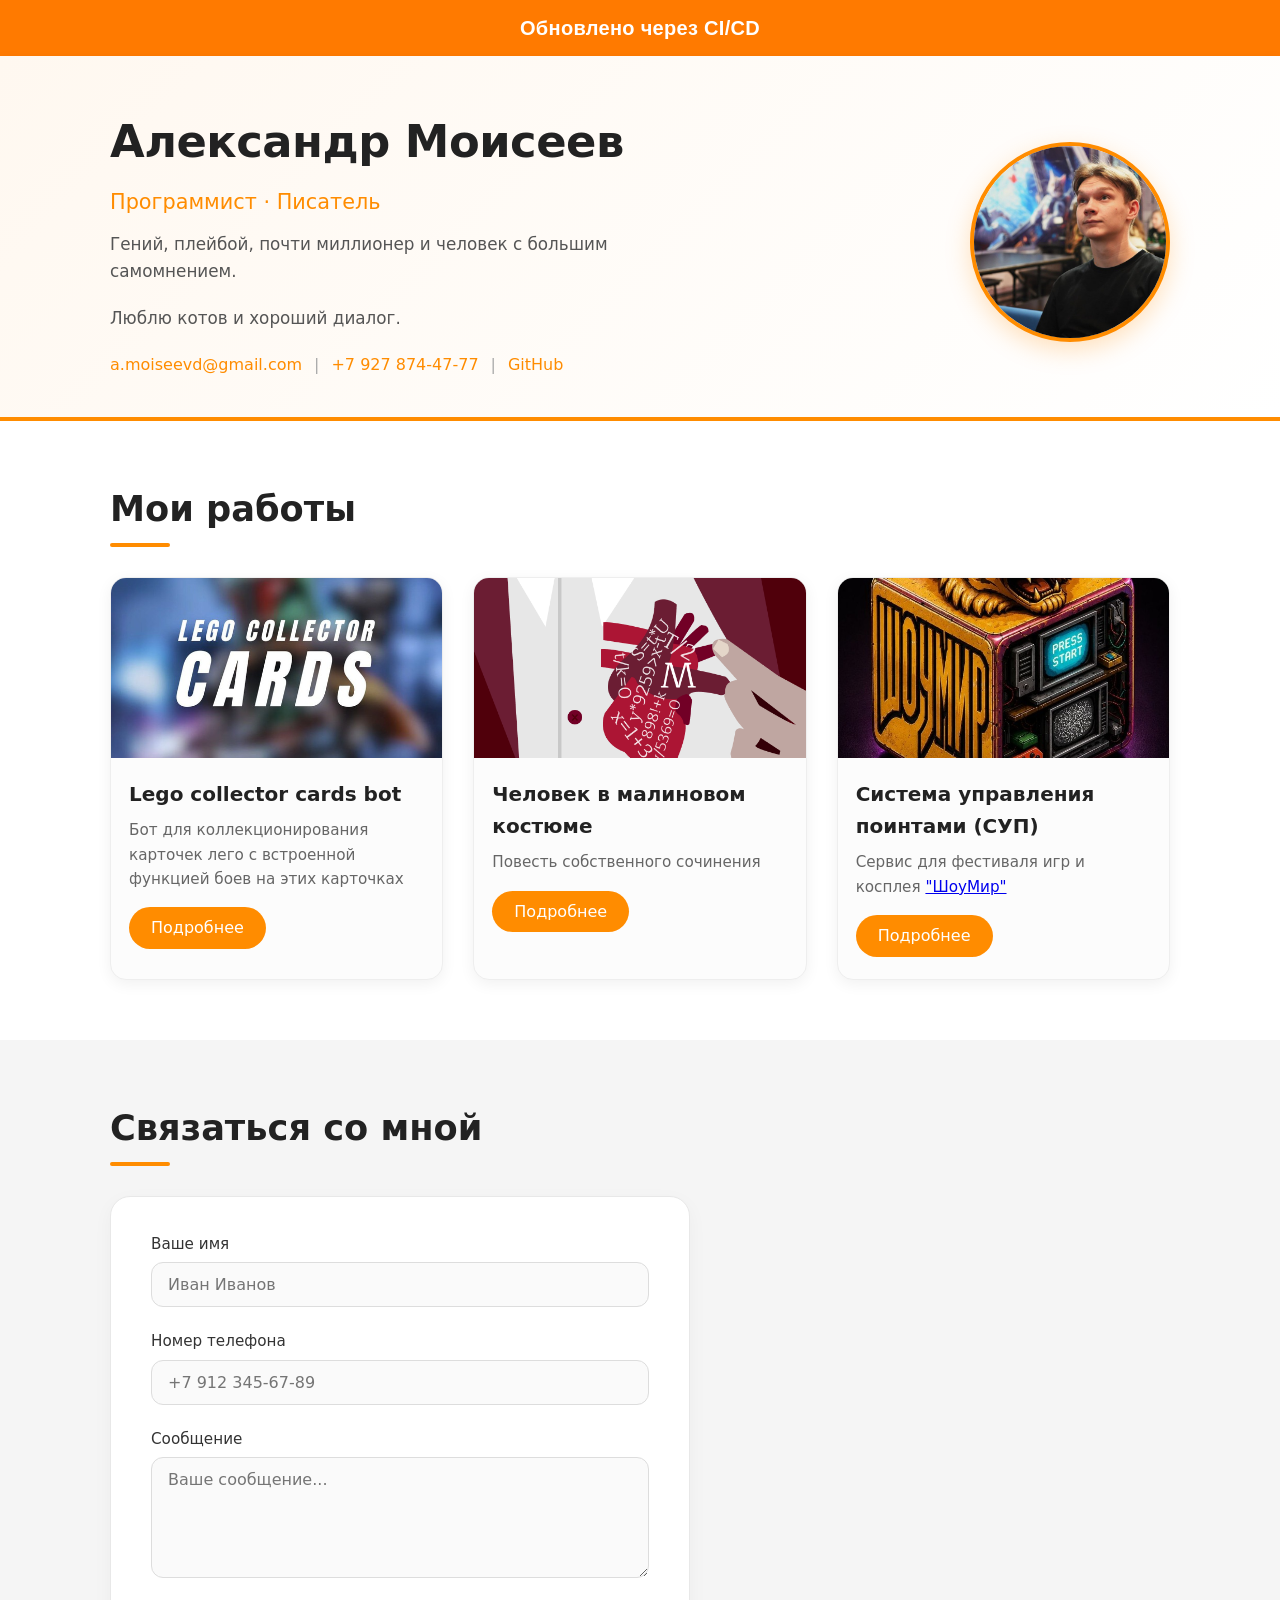
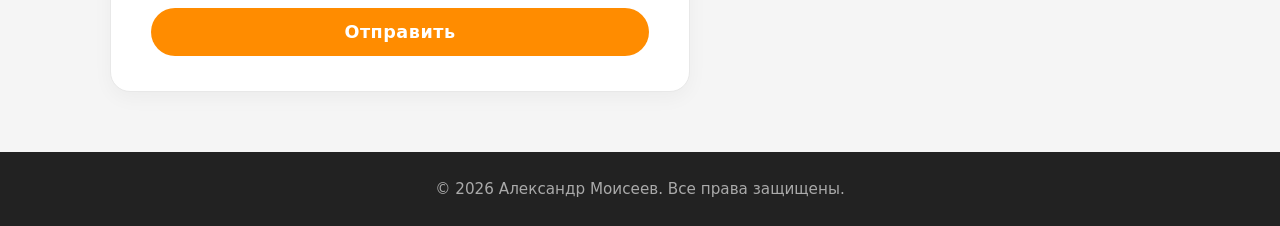
<file: index.html>
<!DOCTYPE html>
<html lang="ru">
<head>
    <meta charset="UTF-8">
    <meta name="viewport" content="width=device-width, initial-scale=1.0">
    <title>Личный сайт</title>
    <link rel="stylesheet" href="static/style.css">
</head>
<body>
    <div style="background:#ff7a00;color:#fff;text-align:center;padding:14px 20px;font:700 20px/1.4 Arial,sans-serif;letter-spacing:0.3px;">
        Обновлено через CI/CD
    </div>
    <div id="successModal" class="modal-overlay" style="display: none;">
        <div class="modal-content">
            <button class="modal-close" id="modalCloseBtn">&times;</button>
            <div class="modal-icon">✅</div>
            <h2 class="modal-title">Отлично!</h2>
            <p class="modal-message" id="modalMessage">Сообщение успешно отправлено. Я свяжусь с вами в ближайшее время.</p>
            <button class="btn modal-btn" id="modalOkBtn">Хорошо</button>
        </div>
    </div>
    <header class="header">
        <div class="container header-container">
            <div class="header-info">
                <h1 class="name">Александр Моисеев</h1>
                <p class="title">Программист · Писатель</p>
                <p class="description">Гений, плейбой, почти миллионер и человек с большим самомнением.</p>
                <p class="description">Люблю котов и хороший диалог.</p>
                <div class="contacts">
                    <a href="mailto:a.moiseevd@gmail.com">a.moiseevd@gmail.com</a>
                    <span>|</span>
                    <a href="tel:+79278744777">+7 927 874-47-77</a>
                    <span>|</span>
                    <a href="https://github.com/dr7tone" target="_blank" rel="noopener">GitHub</a>
                </div>
            </div>
            <div class="header-photo">
                <img src="static/I.jpg" alt="Фотография">
            </div>
        </div>
    </header>
    <section class="works">
        <div class="container">
            <h2 class="section-title">Мои работы</h2>
            <div class="works-grid">
                <div class="work-card">
                    <div class="work-image" style="background-image: url('static/kdm_cart_bot.jpg');"></div>
                    <div class="work-info">
                        <h3>Lego collector cards bot</h3>
                        <p>Бот для коллекционирования карточек лего с встроенной функцией боев на этих карточках</p>
                        <a href="static/kdm_cart_bot.html" class="btn">Подробнее</a>
                    </div>
                </div>
                <div class="work-card">
                    <div class="work-image" style="background-image: url('static/человек\ в\ малиновом\ костюме.png');"></div>
                    <div class="work-info">
                        <h3>Человек в малиновом костюме</h3>
                        <p>Повесть собственного сочинения</p>
                        <a href="static/book.html" class="btn">Подробнее</a>
                    </div>
                </div>
                <div class="work-card">
                    <div class="work-image" style="background-image: url('static/ShowMir.jpg');"></div>
                    <div class="work-info">
                        <h3>Система управления поинтами (СУП)</h3>
                        <p>Сервис для фестиваля игр и косплея <a href="https://t.me/showmir">"ШоуМир"</a></p>
                        <a href="static/SYP.html" class="btn">Подробнее</a>
                    </div>
                </div>
            </div>
        </div>
    </section>
    <section class="contact">
        <div class="container">
            <h2 class="section-title">Связаться со мной</h2>
            <form class="contact-form" action="/feedback/" method="post">
                <div class="form-group">
                    <label for="name">Ваше имя</label>
                    <input type="text" id="name" name="name" placeholder="Иван Иванов" required>
                </div>
                <div class="form-group">
                    <label for="phone">Номер телефона</label>
                    <input type="tel" id="phone" name="phone" placeholder="+7 912 345-67-89" required>
                </div>
                <div class="form-group">
                    <label for="message">Сообщение</label>
                    <textarea id="message" rows="5" name="message" placeholder="Ваше сообщение..." required></textarea>
                </div>
                <button type="submit" class="btn btn-submit">Отправить</button>
            </form>
        </div>
    </section>

    <!-- Футер -->
    <footer class="footer">
        <div class="container">
            <p>&copy; 2026 Александр Моисеев. Все права защищены.</p>
        </div>
    </footer>
    <script>
        document.addEventListener('DOMContentLoaded', function() {
            const form = document.querySelector('.contact-form');
            const modal = document.getElementById('successModal');
            const modalMessage = document.getElementById('modalMessage');
            const closeBtns = [
                document.getElementById('modalCloseBtn'),
                document.getElementById('modalOkBtn')
            ];
            function closeModal() {
                modal.style.display = 'none';
            }
            closeBtns.forEach(btn => {
                if (btn) {
                    btn.addEventListener('click', closeModal);
                }
            });
            modal.addEventListener('click', function(event) {
                if (event.target === modal) {
                    closeModal();
                }
            });
            if (form) {
                form.addEventListener('submit', function(event) {
                    event.preventDefault();

                    const formData = new FormData(form);

                    fetch('/feedback/', {
                        method: 'POST',
                        body: formData
                    })
                    .then(response => response.json())
                    .then(data => {
                        if (data.status === 'success') {
                            modalMessage.textContent = data.message || 'Сообщение успешно отправлено. Я свяжусь с вами в ближайшее время.';
                            modal.style.display = 'flex';
                            form.reset();
                        } else {
                            alert('❌ ' + (data.message || 'Что-то пошло не так.'));
                        }
                    })
                    .catch(error => {
                        console.error('Ошибка:', error);
                        alert('❌ Ошибка сети. Проверьте соединение.');
                    });
                });
            }
        });
    </script>

</body>
</html>
</file>
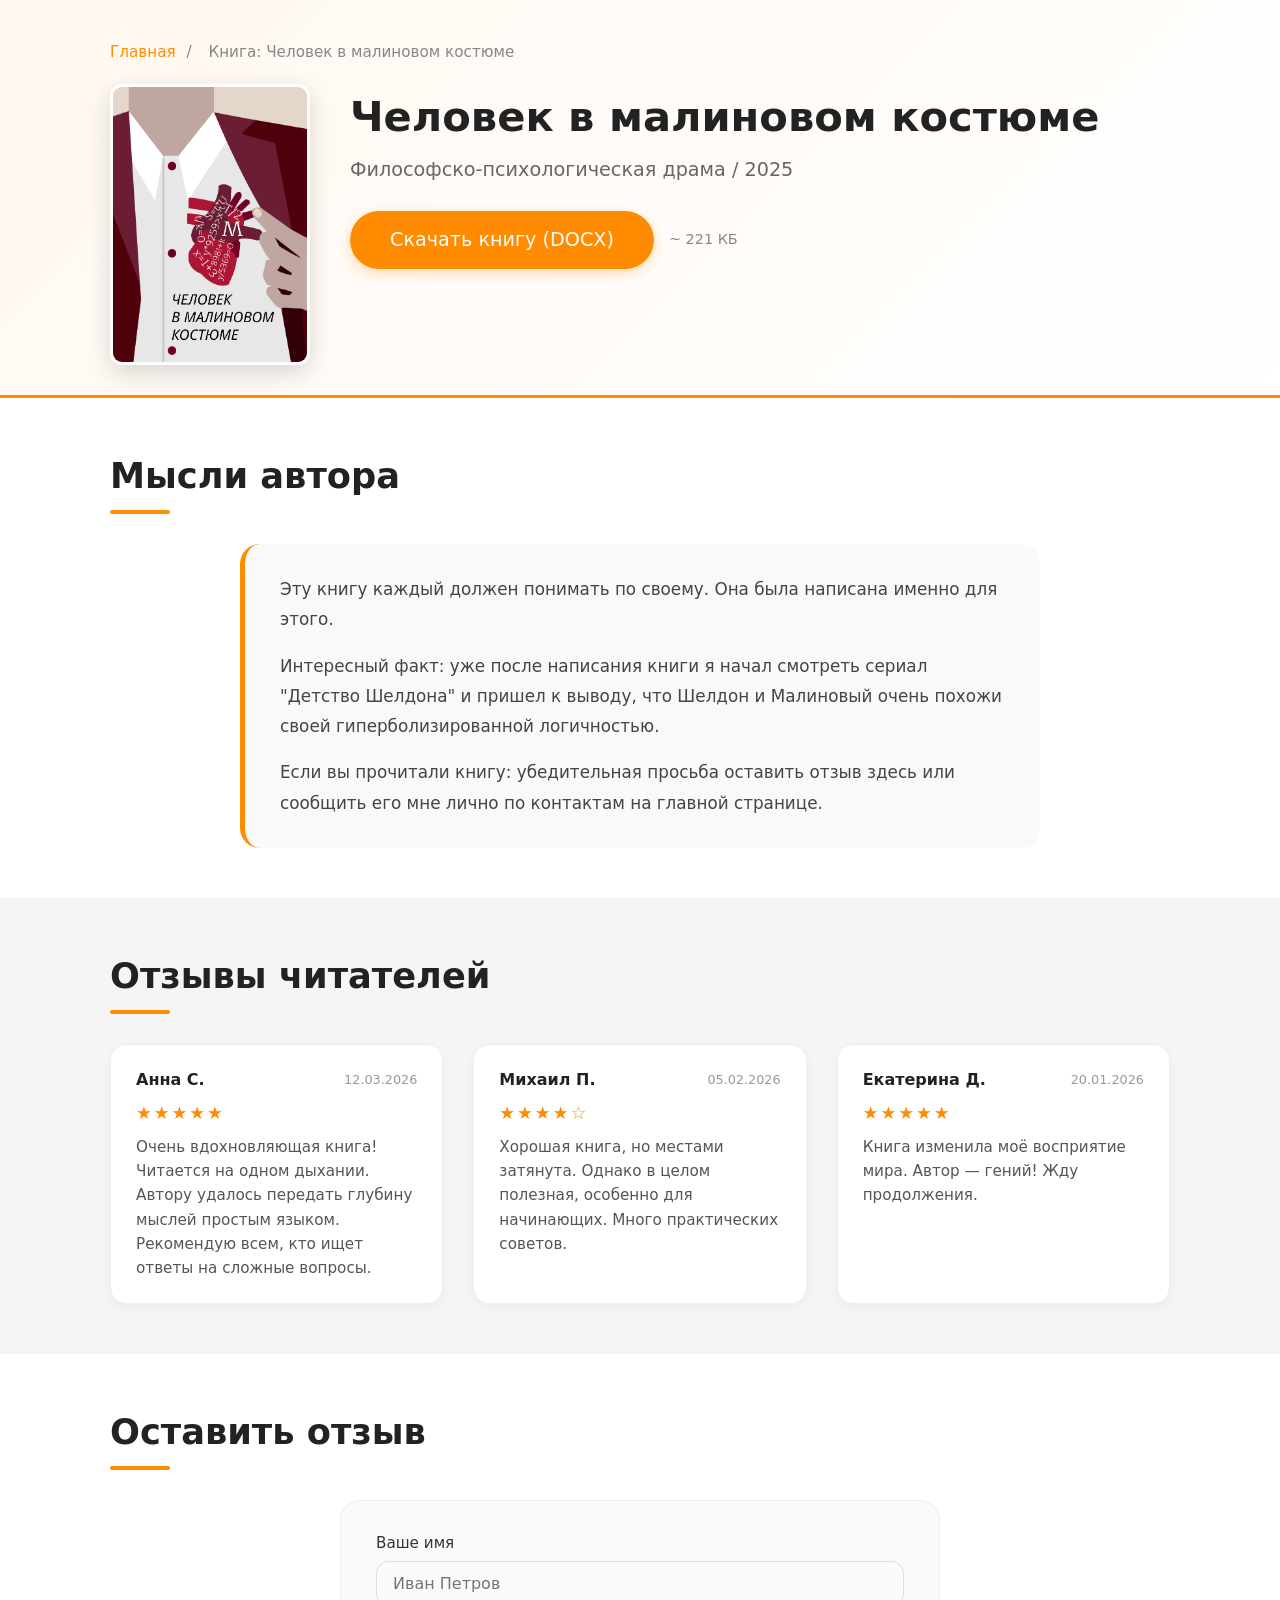
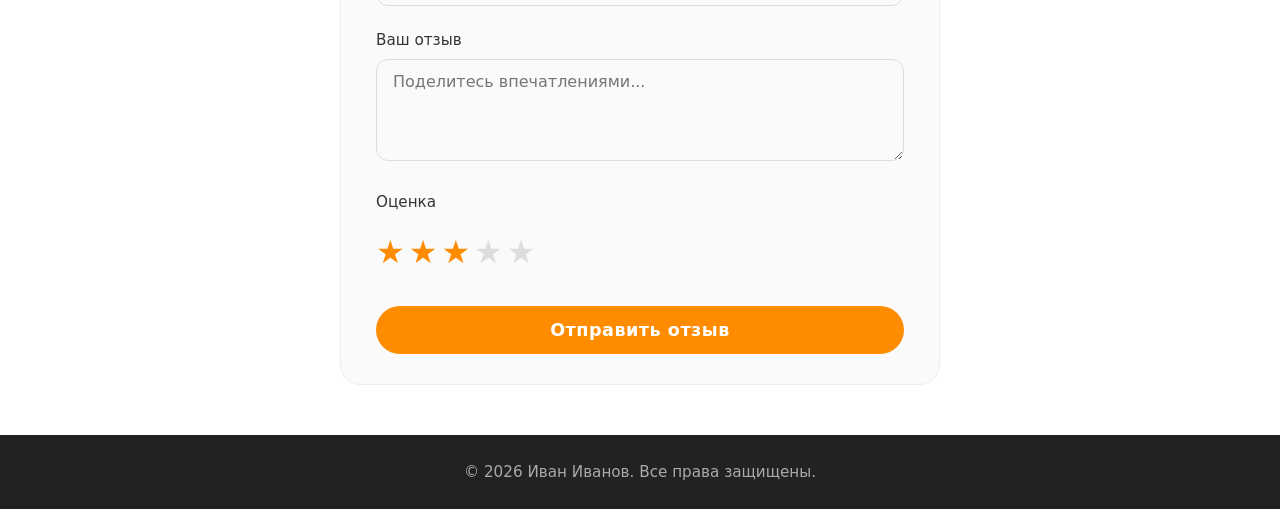
<file: static/book.html>
<!DOCTYPE html>
<html lang="ru">
<head>
    <meta charset="UTF-8">
    <meta name="viewport" content="width=device-width, initial-scale=1.0">
    <title>Книга — Человек в малиновом костюме</title>
    <link rel="stylesheet" href="style.css">
</head>
<body>

    <!-- Модальное окно -->
    <div id="successModal" class="modal-overlay" style="display: none;">
        <div class="modal-content">
            <button class="modal-close" id="modalCloseBtn">&times;</button>
            <div class="modal-icon">✅</div>
            <h2 class="modal-title">Отлично!</h2>
            <p class="modal-message" id="modalMessage">Ваш отзыв успешно отправлен. Спасибо!</p>
            <button class="btn modal-btn" id="modalOkBtn">Хорошо</button>
        </div>
    </div>

    <!-- Шапка -->
    <header class="project-header">
        <div class="container">
            <nav class="breadcrumb">
                <a href="../">Главная</a>
                <span>/</span>
                <span>Книга: Человек в малиновом костюме</span>
            </nav>

            <div class="book-intro">
                <div class="book-cover">
                    <img src="человек в малиновом костюме.png" alt="Обложка книги">
                </div>
                <div class="book-info">
                    <h1 class="project-title">Человек в малиновом костюме</h1>
                    <p class="project-subtitle">Философско-психологическая драма / 2025</p>
                    <div class="download-block">
                        <a href="../book/Человек в Малиновом костюме.docx" class="btn btn-download" download>Скачать книгу (DOCX)</a>
                        <span class="file-size">~ 221 КБ</span>
                    </div>
                </div>
            </div>
        </div>
    </header>

    <!-- Мысли автора -->
    <section class="author-thoughts">
        <div class="container">
            <h2 class="section-title">Мысли автора</h2>
            <div class="thoughts-content">
                <p>Эту книгу каждый должен понимать по своему. Она была написана именно для этого.</p>
                <p>Интересный факт: уже после написания книги я начал смотреть сериал "Детство Шелдона" и пришел к выводу, что Шелдон и Малиновый очень похожи своей гиперболизированной логичностью.</p>
                <p>Если вы прочитали книгу: убедительная просьба оставить отзыв здесь или сообщить его мне лично по контактам на главной странице.</p>
            </div>
        </div>
    </section>

    <!-- Отзывы -->
    <section class="reviews">
        <div class="container">
            <h2 class="section-title">Отзывы читателей</h2>
            <div class="reviews-grid">
                <div class="review-card">
                    <div class="review-header">
                        <span class="review-author">Анна С.</span>
                        <span class="review-date">12.03.2026</span>
                    </div>
                    <div class="review-rating">★★★★★</div>
                    <p class="review-text">Очень вдохновляющая книга! Читается на одном дыхании. Автору удалось передать глубину мыслей простым языком. Рекомендую всем, кто ищет ответы на сложные вопросы.</p>
                </div>
                <div class="review-card">
                    <div class="review-header">
                        <span class="review-author">Михаил П.</span>
                        <span class="review-date">05.02.2026</span>
                    </div>
                    <div class="review-rating">★★★★☆</div>
                    <p class="review-text">Хорошая книга, но местами затянута. Однако в целом полезная, особенно для начинающих. Много практических советов.</p>
                </div>
                <div class="review-card">
                    <div class="review-header">
                        <span class="review-author">Екатерина Д.</span>
                        <span class="review-date">20.01.2026</span>
                    </div>
                    <div class="review-rating">★★★★★</div>
                    <p class="review-text">Книга изменила моё восприятие мира. Автор — гений! Жду продолжения.</p>
                </div>
            </div>
        </div>
    </section>

    <!-- Форма отзыва -->
    <section class="review-form-section">
        <div class="container">
            <h2 class="section-title">Оставить отзыв</h2>
            <form action="/submit-feedback/" method="post" class="review-form">
                <div class="form-group">
                    <label for="review-name">Ваше имя</label>
                    <input type="text" id="review-name" name="name" placeholder="Иван Петров" required>
                </div>
                <div class="form-group">
                    <label for="review-text">Ваш отзыв</label>
                    <textarea id="review-text" name="message" rows="4" placeholder="Поделитесь впечатлениями..." required></textarea>
                </div>
                <div class="form-group rating-group">
                    <label>Оценка</label>
                    <div class="star-rating">
                        <input type="radio" id="star5" name="rating" value="5"><label for="star5">★</label>
                        <input type="radio" id="star4" name="rating" value="4"><label for="star4">★</label>
                        <input type="radio" id="star3" name="rating" value="3" checked><label for="star3">★</label>
                        <input type="radio" id="star2" name="rating" value="2"><label for="star2">★</label>
                        <input type="radio" id="star1" name="rating" value="1"><label for="star1">★</label>
                    </div>
                </div>
                <button type="submit" class="btn btn-submit">Отправить отзыв</button>
            </form>
        </div>
    </section>

    <footer class="footer">
        <div class="container">
            <p>&copy; 2026 Иван Иванов. Все права защищены.</p>
        </div>
    </footer>

    <script>
        document.addEventListener('DOMContentLoaded', function() {
            const form = document.querySelector('.review-form');
            const modal = document.getElementById('successModal');
            const modalMessage = document.getElementById('modalMessage');
            const closeBtns = [
                document.getElementById('modalCloseBtn'),
                document.getElementById('modalOkBtn')
            ];

            function closeModal() {
                modal.style.display = 'none';
            }

            closeBtns.forEach(btn => {
                if (btn) {
                    btn.addEventListener('click', closeModal);
                }
            });

            modal.addEventListener('click', function(event) {
                if (event.target === modal) {
                    closeModal();
                }
            });

            if (form) {
                form.addEventListener('submit', function(event) {
                    event.preventDefault();

                    const formData = new FormData(form);

                    fetch('/submit-feedback/', {
                        method: 'POST',
                        body: formData
                    })
                    .then(response => response.json())
                    .then(data => {
                        if (data.status === 'success') {
                            modalMessage.textContent = data.message || 'Ваш отзыв успешно отправлен. Спасибо!';
                            modal.style.display = 'flex';
                            form.reset();
                            document.querySelectorAll('.star-rating input').forEach(r => r.checked = false);
                        } else {
                            alert('❌ ' + (data.message || 'Что-то пошло не так.'));
                        }
                    })
                    .catch(error => {
                        console.error('Ошибка:', error);
                        alert('❌ Ошибка сети. Проверьте соединение.');
                    });
                });
            }
        });
    </script>

</body>
</html>
</file>
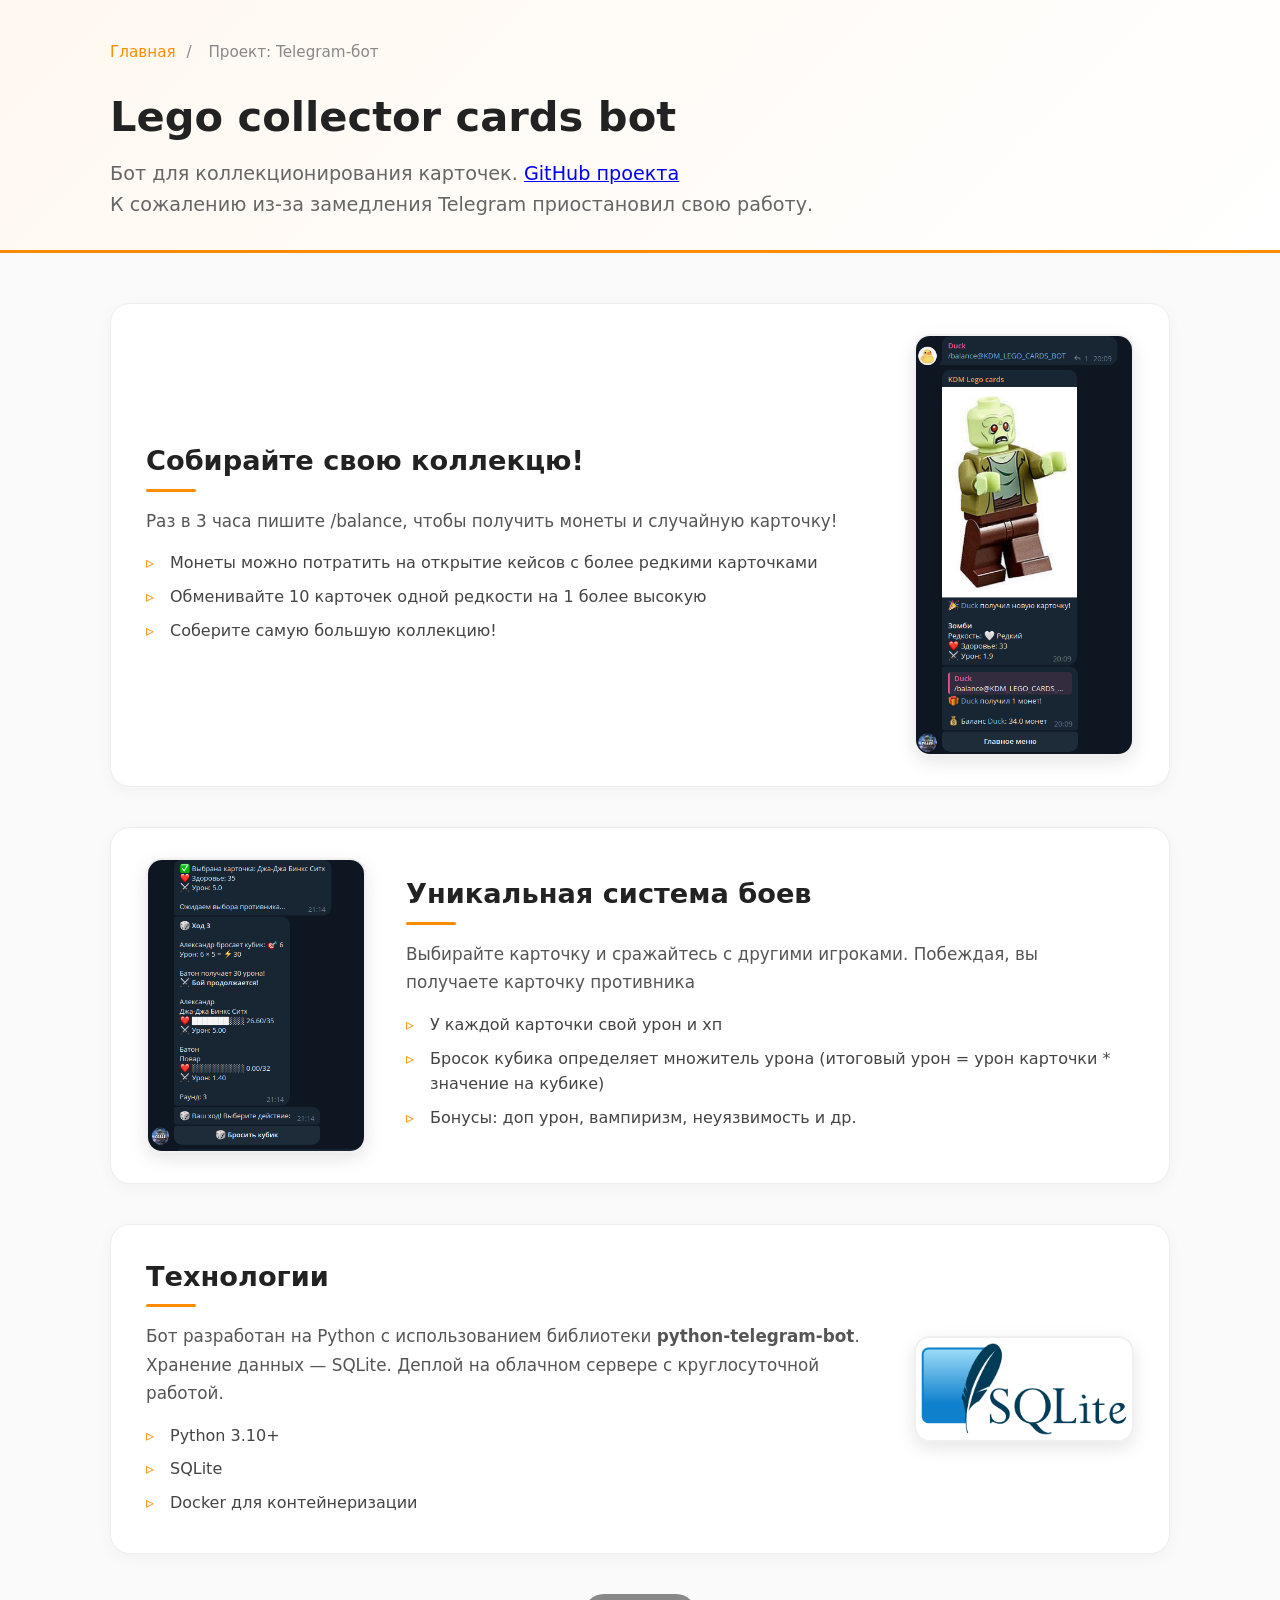
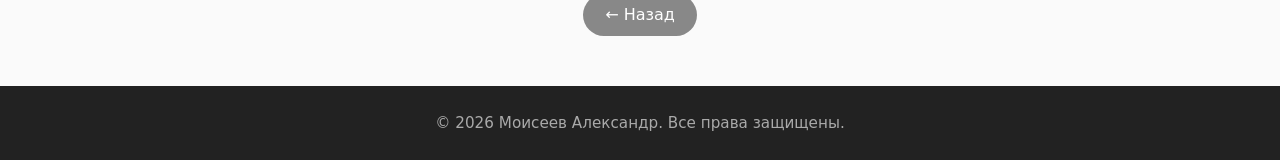
<file: static/kdm_cart_bot.html>
<!DOCTYPE html>
<html lang="ru">
<head>
    <meta charset="UTF-8">
    <meta name="viewport" content="width=device-width, initial-scale=1.0">
    <title>Проект — Telegram-бот</title>
    <link rel="stylesheet" href="style.css">
</head>
<body>
    <header class="project-header">
        <div class="container">
            <nav class="breadcrumb">
                <a href="../">Главная</a>
                <span>/</span>
                <span>Проект: Telegram-бот</span>
            </nav>
            <h1 class="project-title">Lego collector cards bot</h1>
            <p class="project-subtitle">Бот для коллекционирования карточек. <a href="https://github.com/SMYRFO/kdmcartbot-pubic">GitHub проекта</a> </p>
            <p class="project-subtitle">К сожалению из-за замедления Telegram приостановил свою работу.</p>
        </div>
    </header>
    <section class="project-details">
        <div class="container">
            <div class="detail-block">
                <div class="detail-text">
                    <h2>Собирайте свою коллекцю!</h2>
                    <p> Раз в 3 часа пишите /balance, чтобы получить монеты и случайную карточку!</p>
                    <ul>
                        <li>Монеты можно потратить на открытие кейсов с более редкими карточками</li>
                        <li>Обменивайте 10 карточек одной редкости на 1 более высокую</li>
                        <li>Соберите самую большую коллекцию!</li>
                    </ul>
                </div>
                <div class="detail-image">
                    <img src="bot_balance.png" alt="Скриншот бота 1">
                </div>
            </div>
            <div class="detail-block reverse">
                <div class="detail-text">
                    <h2>Уникальная система боев</h2>
                    <p>Выбирайте карточку и сражайтесь с другими игроками. Побеждая, вы получаете карточку противника</p>
                    <ul>
                        <li>У каждой карточки свой урон и хп</li>
                        <li>Бросок кубика определяет множитель урона (итоговый урон = урон карточки * значение на кубике)</li>
                        <li>Бонусы: доп урон, вампиризм, неуязвимость и др.</li>
                    </ul>
                </div>
                <div class="detail-image">
                    <img src="figth.png" alt="Скриншот бота 2">
                </div>
            </div>
            <div class="detail-block">
                <div class="detail-text">
                    <h2>Технологии</h2>
                    <p>Бот разработан на Python с использованием библиотеки <strong>python-telegram-bot</strong>. Хранение данных — SQLite. Деплой на облачном сервере с круглосуточной работой.</p>
                    <ul>
                        <li>Python 3.10+</li>
                        <li>SQLite</li>
                        <li>Docker для контейнеризации</li>
                    </ul>
                </div>
                <div class="detail-image">
                    <img src="sqlite.png" alt="Технологии">
                </div>
            </div>

            <div class="back-link">
                <a href="../" class="btn">← Назад</a>
            </div>
        </div>
    </section>

    <footer class="footer">
        <div class="container">
            <p>&copy; 2026 Моисеев Александр. Все права защищены.</p>
        </div>
    </footer>
</body>
</html>
</file>
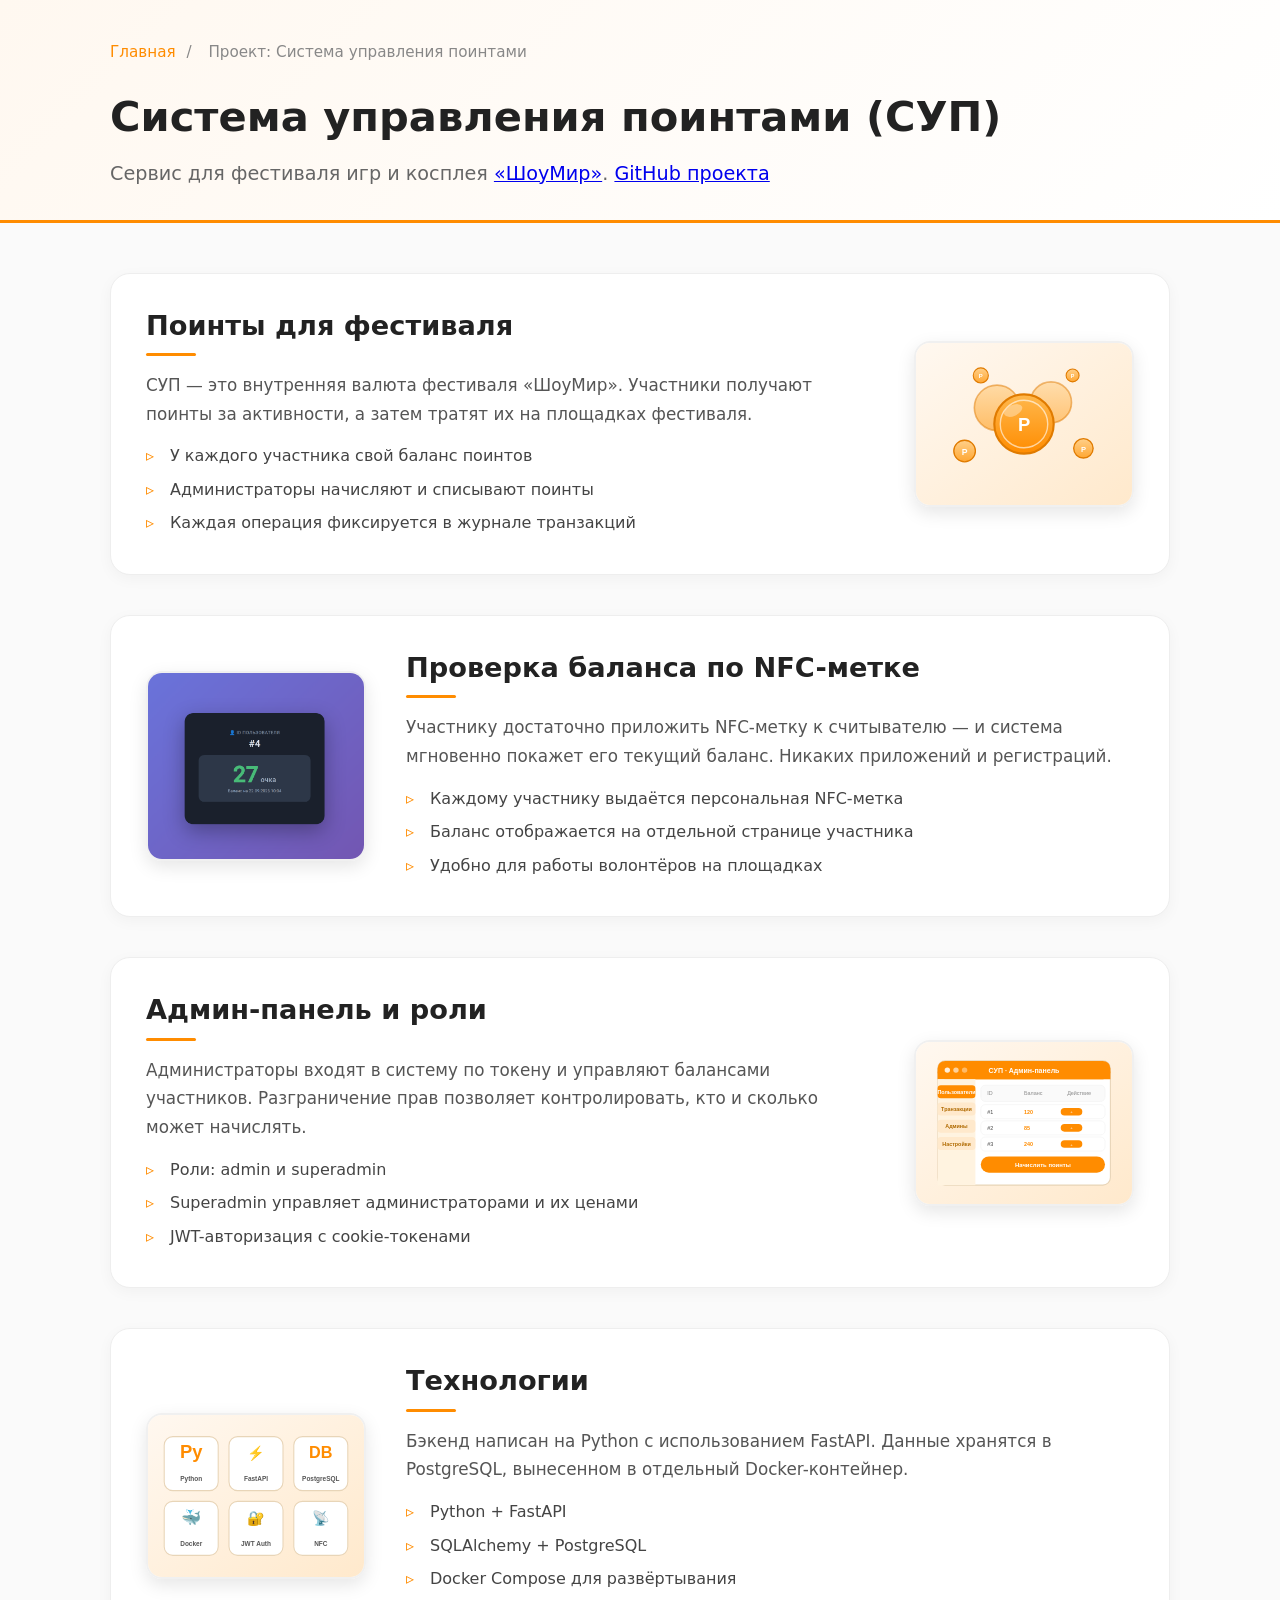
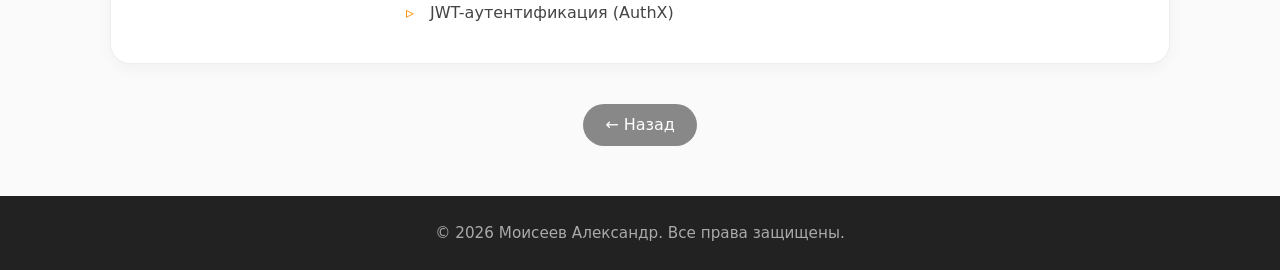
<file: static/SYP.html>
<!DOCTYPE html>
<html lang="ru">
<head>
    <meta charset="UTF-8">
    <meta name="viewport" content="width=device-width, initial-scale=1.0">
    <title>Проект — Система управления поинтами (СУП)</title>
    <link rel="stylesheet" href="style.css">
</head>
<body>
    <header class="project-header">
        <div class="container">
            <nav class="breadcrumb">
                <a href="../">Главная</a>
                <span>/</span>
                <span>Проект: Система управления поинтами</span>
            </nav>
            <h1 class="project-title">Система управления поинтами (СУП)</h1>
            <p class="project-subtitle">Сервис для фестиваля игр и косплея <a href="https://t.me/showmir">«ШоуМир»</a>. <a href="https://github.com/dr7tone/showmir">GitHub проекта</a></p>
        </div>
    </header>
    <section class="project-details">
        <div class="container">
            <div class="detail-block">
                <div class="detail-text">
                    <h2>Поинты для фестиваля</h2>
                    <p>СУП — это внутренняя валюта фестиваля «ШоуМир». Участники получают поинты за активности, а затем тратят их на площадках фестиваля.</p>
                    <ul>
                        <li>У каждого участника свой баланс поинтов</li>
                        <li>Администраторы начисляют и списывают поинты</li>
                        <li>Каждая операция фиксируется в журнале транзакций</li>
                    </ul>
                </div>
                <div class="detail-image">
                    <img src="syp_coins.svg" alt="Поинты фестиваля">
                </div>
            </div>
            <div class="detail-block reverse">
                <div class="detail-text">
                    <h2>Проверка баланса по NFC-метке</h2>
                    <p>Участнику достаточно приложить NFC-метку к считывателю — и система мгновенно покажет его текущий баланс. Никаких приложений и регистраций.</p>
                    <ul>
                        <li>Каждому участнику выдаётся персональная NFC-метка</li>
                        <li>Баланс отображается на отдельной странице участника</li>
                        <li>Удобно для работы волонтёров на площадках</li>
                    </ul>
                </div>
                <div class="detail-image">
                    <img src="SYP.png" alt="Проверка баланса по NFC">
                </div>
            </div>
            <div class="detail-block">
                <div class="detail-text">
                    <h2>Админ-панель и роли</h2>
                    <p>Администраторы входят в систему по токену и управляют балансами участников. Разграничение прав позволяет контролировать, кто и сколько может начислять.</p>
                    <ul>
                        <li>Роли: admin и superadmin</li>
                        <li>Superadmin управляет администраторами и их ценами</li>
                        <li>JWT-авторизация с cookie-токенами</li>
                    </ul>
                </div>
                <div class="detail-image">
                    <img src="syp_admin.svg" alt="Админ-панель">
                </div>
            </div>
            <div class="detail-block reverse">
                <div class="detail-text">
                    <h2>Технологии</h2>
                    <p>Бэкенд написан на Python с использованием FastAPI. Данные хранятся в PostgreSQL, вынесенном в отдельный Docker-контейнер.</p>
                    <ul>
                        <li>Python + FastAPI</li>
                        <li>SQLAlchemy + PostgreSQL</li>
                        <li>Docker Compose для развёртывания</li>
                        <li>JWT-аутентификация (AuthX)</li>
                    </ul>
                </div>
                <div class="detail-image">
                    <img src="syp_tech.svg" alt="Технологии">
                </div>
            </div>

            <div class="back-link">
                <a href="../" class="btn">← Назад</a>
            </div>
        </div>
    </section>

    <footer class="footer">
        <div class="container">
            <p>&copy; 2026 Моисеев Александр. Все права защищены.</p>
        </div>
    </footer>
</body>
</html>
</file>
<file: static/style.css>
/* Общие стили */
* {
    margin: 0;
    padding: 0;
    box-sizing: border-box;
    font-family: 'Segoe UI', Roboto, system-ui, -apple-system, sans-serif;
}

body {
    background-color: #f9f9f9;
    color: #333;
    line-height: 1.6;
}

.container {
    max-width: 1100px;
    margin: 0 auto;
    padding: 0 20px;
}

/* Шапка */
.header {
    background: linear-gradient(135deg, #fff8f0 0%, #fff 100%);
    padding: 50px 0 40px;
    border-bottom: 4px solid #ff8c00;
    box-shadow: 0 2px 10px rgba(0,0,0,0.05);
}

.header-container {
    display: flex;
    align-items: center;
    justify-content: space-between;
    flex-wrap: wrap;
    gap: 30px;
}

.header-info {
    flex: 1 1 300px;
}

.name {
    font-size: 2.8rem;
    font-weight: 700;
    color: #222;
    margin-bottom: 8px;
    letter-spacing: -0.5px;
}

.title {
    font-size: 1.3rem;
    color: #ff8c00;
    font-weight: 500;
    margin-bottom: 12px;
}

.description {
    font-size: 1.05rem;
    color: #555;
    margin-bottom: 20px;
    max-width: 500px;
}

.contacts {
    display: flex;
    align-items: center;
    gap: 12px;
    flex-wrap: wrap;
    font-size: 1rem;
}

.contacts a {
    color: #ff8c00;
    text-decoration: none;
    font-weight: 500;
    transition: color 0.2s;
}

.contacts a:hover {
    color: #e07b00;
    text-decoration: underline;
}

.contacts span {
    color: #aaa;
}

.header-photo {
    flex: 0 0 200px;
    width: 200px;
    height: 200px;
    border-radius: 50%;
    overflow: hidden;
    border: 4px solid #ff8c00;
    box-shadow: 0 8px 25px rgba(255, 140, 0, 0.25);
    background: #fff;
    transition: transform 0.3s ease;
}

.header-photo:hover {
    transform: scale(1.02);
}

.header-photo img {
    width: 100%;
    height: 100%;
    object-fit: cover;
    display: block;
}

/* Общие заголовки секций */
.section-title {
    font-size: 2.2rem;
    font-weight: 600;
    color: #222;
    margin-bottom: 30px;
    position: relative;
    display: inline-block;
}

.section-title::after {
    content: '';
    display: block;
    width: 60px;
    height: 4px;
    background: #ff8c00;
    margin-top: 6px;
    border-radius: 2px;
}

/* Секция работ */
.works {
    padding: 60px 0;
    background: #fff;
}

.works-grid {
    display: flex;
    flex-wrap: wrap;
    gap: 30px;
    justify-content: flex-start;
}

.work-card {
    flex: 1 1 calc(33.333% - 30px);
    min-width: 260px;
    background: #fcfcfc;
    border-radius: 16px;
    overflow: hidden;
    box-shadow: 0 4px 15px rgba(0,0,0,0.06);
    border: 1px solid #eee;
    transition: transform 0.25s, box-shadow 0.25s;
}

.work-card:hover {
    transform: translateY(-6px);
    box-shadow: 0 12px 30px rgba(0,0,0,0.1);
}

.work-image {
    height: 180px;
    background-size: cover;
    background-position: center;
    background-color: #eee;
}

.work-info {
    padding: 20px 18px 22px;
}

.work-info h3 {
    font-size: 1.25rem;
    font-weight: 600;
    color: #222;
    margin-bottom: 8px;
}

.work-info p {
    color: #666;
    font-size: 0.95rem;
    margin-bottom: 16px;
}

.btn {
    display: inline-block;
    padding: 8px 22px;
    background: #ff8c00;
    color: #fff;
    font-weight: 500;
    border-radius: 30px;
    text-decoration: none;
    transition: background 0.2s, transform 0.1s;
    border: none;
    cursor: pointer;
}

.btn:hover {
    background: #e07b00;
    transform: scale(1.02);
}

.work-card.placeholder .work-image {
    filter: grayscale(0.4);
    opacity: 0.7;
}

.badge {
    display: inline-block;
    background: #e0e0e0;
    color: #555;
    padding: 4px 14px;
    border-radius: 20px;
    font-size: 0.8rem;
    font-weight: 500;
    letter-spacing: 0.3px;
}

/* Секция контактов */
.contact {
    padding: 60px 0;
    background: #f5f5f5;
}

.contact-form {
    max-width: 580px;
    background: #fff;
    padding: 35px 40px;
    border-radius: 20px;
    box-shadow: 0 6px 20px rgba(0,0,0,0.04);
    border: 1px solid #e8e8e8;
}

.form-group {
    margin-bottom: 22px;
}

.form-group label {
    display: block;
    font-weight: 500;
    margin-bottom: 6px;
    color: #333;
    font-size: 0.95rem;
}

.form-group input,
.form-group textarea {
    width: 100%;
    padding: 12px 16px;
    border: 1.5px solid #ddd;
    border-radius: 12px;
    font-size: 1rem;
    background: #fafafa;
    transition: border 0.2s, box-shadow 0.2s;
    outline: none;
}

.form-group input:focus,
.form-group textarea:focus {
    border-color: #ff8c00;
    box-shadow: 0 0 0 3px rgba(255, 140, 0, 0.15);
    background: #fff;
}

.form-group textarea {
    resize: vertical;
    min-height: 100px;
}

.btn-submit {
    width: 100%;
    padding: 14px;
    font-size: 1.1rem;
    font-weight: 600;
    background: #ff8c00;
    color: #fff;
    border: none;
    border-radius: 30px;
    cursor: pointer;
    transition: background 0.2s, transform 0.1s;
    letter-spacing: 0.5px;
}

.btn-submit:hover {
    background: #e07b00;
    transform: scale(1.01);
}

/* Футер */
.footer {
    background: #222;
    color: #ccc;
    padding: 25px 0;
    text-align: center;
    font-size: 0.95rem;
}

.footer p {
    opacity: 0.8;
}

/* Адаптивность */
@media (max-width: 768px) {
    .header-container {
        flex-direction: column-reverse;
        text-align: center;
    }

    .header-info {
        text-align: center;
    }

    .description {
        margin-left: auto;
        margin-right: auto;
    }

    .contacts {
        justify-content: center;
    }

    .header-photo {
        flex: 0 0 160px;
        width: 160px;
        height: 160px;
    }

    .name {
        font-size: 2.2rem;
    }

    .section-title {
        font-size: 1.8rem;
    }

    .work-card {
        flex: 1 1 100%;
        max-width: 400px;
        margin: 0 auto;
    }

    .contact-form {
        padding: 25px 20px;
    }
}

@media (max-width: 480px) {
    .header {
        padding: 30px 0 20px;
    }
    .name {
        font-size: 1.8rem;
    }
    .title {
        font-size: 1.1rem;
    }
    .contacts {
        flex-direction: column;
        gap: 6px;
    }
    .contacts span {
        display: none;
    }
    .work-card {
        min-width: 100%;
    }
}


.project-header {
    background: linear-gradient(135deg, #fff8f0 0%, #fff 100%);
    padding: 40px 0 30px;
    border-bottom: 3px solid #ff8c00;
}

.breadcrumb {
    font-size: 0.95rem;
    color: #888;
    margin-bottom: 20px;
}

.breadcrumb a {
    color: #ff8c00;
    text-decoration: none;
}

.breadcrumb a:hover {
    text-decoration: underline;
}

.breadcrumb span {
    margin: 0 6px;
}

.project-title {
    font-size: 2.6rem;
    font-weight: 700;
    color: #222;
    margin-bottom: 8px;
}

.project-subtitle {
    font-size: 1.2rem;
    color: #666;
    font-weight: 400;
}

.project-details {
    padding: 50px 0;
    background: #fafafa;
}

.detail-block {
    display: flex;
    align-items: center;
    gap: 40px;
    background: #fff;
    border-radius: 20px;
    padding: 30px 35px;
    margin-bottom: 40px;
    box-shadow: 0 4px 15px rgba(0,0,0,0.04);
    border: 1px solid #eee;
    transition: transform 0.2s;
}

.detail-block:hover {
    transform: translateY(-3px);
    box-shadow: 0 8px 25px rgba(0,0,0,0.06);
}

.detail-text {
    flex: 1 1 55%;
}

.detail-text h2 {
    font-size: 1.7rem;
    font-weight: 600;
    color: #222;
    margin-bottom: 15px;
    position: relative;
}

.detail-text h2::after {
    content: '';
    display: block;
    width: 50px;
    height: 3px;
    background: #ff8c00;
    margin-top: 6px;
    border-radius: 2px;
}

.detail-text p {
    color: #555;
    font-size: 1.05rem;
    line-height: 1.7;
    margin-bottom: 15px;
}

.detail-text ul {
    list-style: none;
    padding: 0;
}

.detail-text ul li {
    padding-left: 24px;
    position: relative;
    margin-bottom: 8px;
    color: #444;
}

.detail-text ul li::before {
    content: '▹';
    position: absolute;
    left: 0;
    color: #ff8c00;
    font-weight: bold;
}

.detail-image {
    flex: 0 0 220px;
    max-width: 220px;
}

.detail-image img {
    width: 100%;
    height: auto;
    border-radius: 16px;
    box-shadow: 0 6px 18px rgba(0,0,0,0.1);
    border: 2px solid #f0f0f0;
    display: block;
}

.detail-block.reverse {
    flex-direction: row-reverse;
}

.back-link {
    text-align: center;
    margin-top: 20px;
}

.back-link .btn {
    background: #888;
    color: #fff;
}

.back-link .btn:hover {
    background: #666;
}

@media (max-width: 768px) {
    .detail-block {
        flex-direction: column !important;
        padding: 20px;
        text-align: center;
    }

    .detail-block.reverse {
        flex-direction: column !important;
    }

    .detail-image {
        flex: 0 0 auto;
        max-width: 280px;
        width: 100%;
        margin-top: 10px;
    }

    .detail-text h2::after {
        margin-left: auto;
        margin-right: auto;
    }

    .detail-text ul {
        text-align: left;
        display: inline-block;
    }

    .project-title {
        font-size: 2rem;
    }
}

@media (max-width: 480px) {
    .project-header {
        padding: 25px 0;
    }
    .project-title {
        font-size: 1.6rem;
    }
    .detail-block {
        padding: 15px;
    }
}



.download-block {
    margin-top: 25px;
    display: flex;
    align-items: center;
    gap: 15px;
    flex-wrap: wrap;
}

.btn-download {
    background: #ff8c00;
    font-size: 1.2rem;
    padding: 14px 40px;
    border-radius: 40px;
    box-shadow: 0 4px 12px rgba(255, 140, 0, 0.3);
    transition: all 0.2s;
    display: inline-block;
}

.btn-download:hover {
    background: #e07b00;
    transform: scale(1.03);
    box-shadow: 0 6px 18px rgba(255, 140, 0, 0.4);
}

.file-size {
    color: #888;
    font-size: 0.9rem;
}

/* Мысли автора */
.author-thoughts {
    padding: 50px 0;
    background: #fff;
}

.thoughts-content {
    max-width: 800px;
    margin: 0 auto;
    background: #f9f9f9;
    padding: 30px 35px;
    border-radius: 20px;
    border-left: 5px solid #ff8c00;
    font-size: 1.05rem;
    line-height: 1.8;
    color: #444;
}

.thoughts-content p {
    margin-bottom: 16px;
}

.thoughts-content p:last-child {
    margin-bottom: 0;
}

.reviews {
    padding: 50px 0;
    background: #f5f5f5;
}

.reviews-grid {
    display: flex;
    flex-wrap: wrap;
    gap: 30px;
    justify-content: center;
}

.review-card {
    flex: 1 1 calc(33.333% - 30px);
    min-width: 260px;
    background: #fff;
    border-radius: 16px;
    padding: 22px 25px;
    box-shadow: 0 4px 12px rgba(0,0,0,0.04);
    border: 1px solid #eee;
    transition: transform 0.2s;
}

.review-card:hover {
    transform: translateY(-4px);
    box-shadow: 0 8px 20px rgba(0,0,0,0.06);
}

.review-header {
    display: flex;
    justify-content: space-between;
    align-items: center;
    margin-bottom: 6px;
}

.review-author {
    font-weight: 600;
    color: #222;
}

.review-date {
    font-size: 0.8rem;
    color: #999;
}

.review-rating {
    color: #ff8c00;
    font-size: 1.1rem;
    letter-spacing: 2px;
    margin-bottom: 8px;
}

.review-text {
    color: #555;
    line-height: 1.6;
    font-size: 0.95rem;
}

.placeholder-review {
    opacity: 0.7;
    filter: grayscale(0.2);
}

/* Форма отзыва */
.review-form-section {
    padding: 50px 0;
    background: #fff;
}

.review-form {
    max-width: 600px;
    margin: 0 auto;
    background: #fafafa;
    padding: 30px 35px;
    border-radius: 20px;
    border: 1px solid #eee;
}

.rating-group {
    display: flex;
    flex-direction: column;
    gap: 6px;
}

.star-rating {
    display: flex;
    flex-direction: row-reverse;
    justify-content: flex-end;
    gap: 4px;
}

.star-rating input {
    display: none;
}

.star-rating label {
    font-size: 2rem;
    color: #ddd;
    cursor: pointer;
    transition: color 0.2s;
}

.star-rating input:checked ~ label,
.star-rating label:hover,
.star-rating label:hover ~ label {
    color: #ff8c00;
}

/* Адаптив для книги */
@media (max-width: 768px) {
    .review-card {
        flex: 1 1 100%;
        max-width: 400px;
    }
    .download-block {
        flex-direction: column;
        align-items: flex-start;
    }
    .thoughts-content {
        padding: 20px;
    }
    .review-form {
        padding: 20px;
    }
}

@media (max-width: 480px) {
    .btn-download {
        width: 100%;
        text-align: center;
        padding: 14px 20px;
        font-size: 1rem;
    }
    .star-rating label {
        font-size: 1.8rem;
    }
}


.book-intro {
    display: flex;
    align-items: flex-start;  
    gap: 40px;
    margin-top: 20px;
}

.book-cover {
    flex: 0 0 200px;       
    max-width: 200px;
    max-height: 300px;        
    overflow: hidden;         
    border-radius: 12px;
    box-shadow: 0 8px 25px rgba(0,0,0,0.15);
    border: 3px solid #fff;
}

.book-cover img {
    width: 100%;
    height: 100%;
    object-fit: contain;     
    display: block;
}

.book-info {
    flex: 1 1 auto;
}

.book-info .project-title {
    margin-bottom: 4px;
}

.book-info .project-subtitle {
    margin-bottom: 15px;
}

.download-block {
    margin-top: 25px;
    display: flex;
    align-items: center;
    gap: 15px;
    flex-wrap: wrap;
}

.btn-download {
    background: #ff8c00;
    font-size: 1.2rem;
    padding: 14px 40px;
    border-radius: 40px;
    box-shadow: 0 4px 12px rgba(255, 140, 0, 0.3);
    transition: all 0.2s;
    display: inline-block;
    color: #fff;
    text-decoration: none;
}

.btn-download:hover {
    background: #e07b00;
    transform: scale(1.03);
    box-shadow: 0 6px 18px rgba(255, 140, 0, 0.4);
}

.file-size {
    color: #888;
    font-size: 0.9rem;
}

@media (max-width: 768px) {
    .book-intro {
        flex-direction: column;
        align-items: center;
        text-align: center;
        gap: 20px;
    }

    .book-cover {
        flex: 0 0 auto;
        max-width: 180px;
        max-height: 260px;
    }

    .download-block {
        justify-content: center;
    }
}


.modal-overlay {
    position: fixed;
    top: 0;
    left: 0;
    width: 100%;
    height: 100%;
    background: rgba(0, 0, 0, 0.5);
    backdrop-filter: blur(4px);
    display: flex;
    align-items: center;
    justify-content: center;
    z-index: 1000;
    animation: fadeIn 0.3s ease;
}

@keyframes fadeIn {
    from { opacity: 0; }
    to { opacity: 1; }
}

.modal-content {
    background: #fff;
    border-radius: 24px;
    padding: 40px 35px 30px;
    max-width: 420px;
    width: 90%;
    text-align: center;
    box-shadow: 0 20px 60px rgba(0, 0, 0, 0.2);
    position: relative;
    animation: slideUp 0.3s ease;
}

@keyframes slideUp {
    from { transform: translateY(30px); opacity: 0; }
    to { transform: translateY(0); opacity: 1; }
}

.modal-close {
    position: absolute;
    top: 12px;
    right: 18px;
    background: none;
    border: none;
    font-size: 2rem;
    color: #aaa;
    cursor: pointer;
    transition: color 0.2s;
}

.modal-close:hover {
    color: #ff8c00;
}

.modal-icon {
    font-size: 3.5rem;
    margin-bottom: 8px;
}

.modal-title {
    font-size: 1.8rem;
    font-weight: 600;
    color: #222;
    margin-bottom: 8px;
}

.modal-message {
    font-size: 1.05rem;
    color: #555;
    margin-bottom: 25px;
    line-height: 1.5;
}

.modal-btn {
    background: #ff8c00;
    color: #fff;
    padding: 12px 40px;
    border: none;
    border-radius: 40px;
    font-size: 1.1rem;
    font-weight: 500;
    cursor: pointer;
    transition: background 0.2s, transform 0.1s;
}

.modal-btn:hover {
    background: #e07b00;
    transform: scale(1.02);
}
</file>
